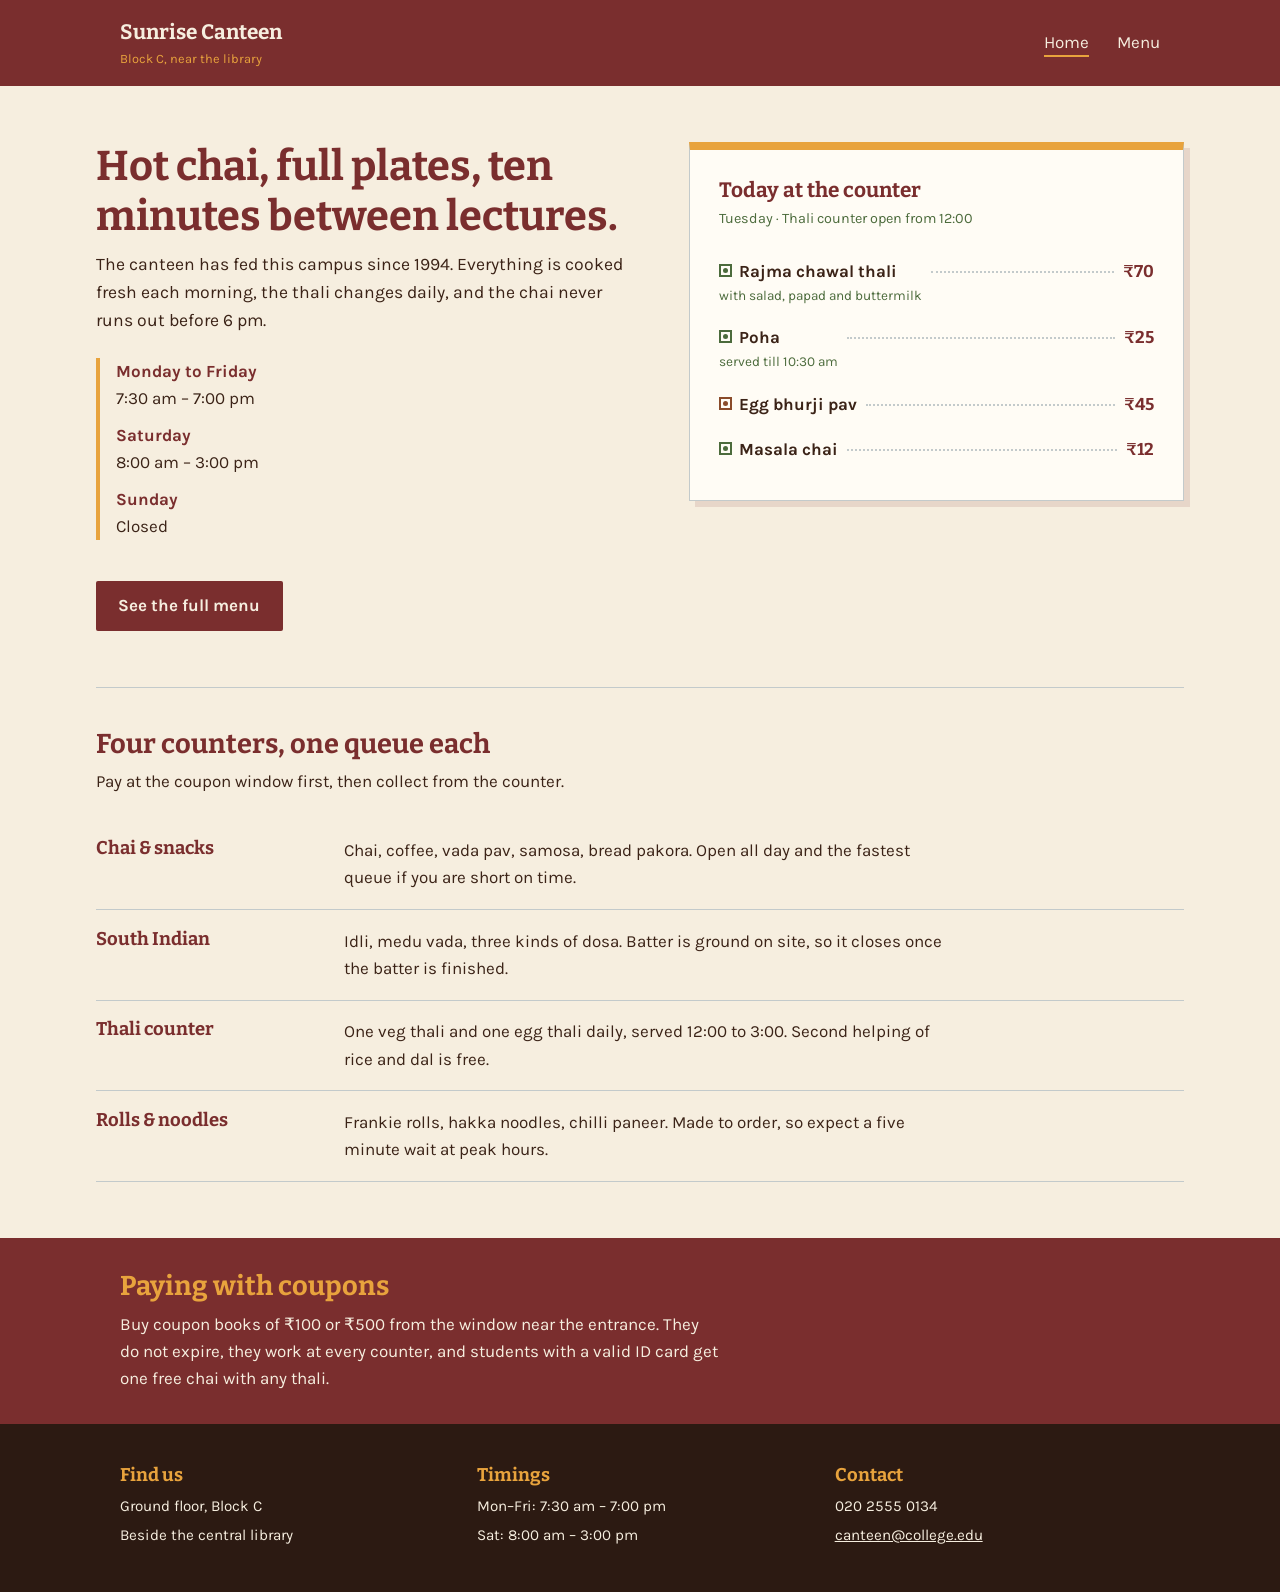
<file: index.html>
<!DOCTYPE html>
<html lang="en">
<head>
  <meta charset="UTF-8">
  <meta name="viewport" content="width=device-width, initial-scale=1.0">
  <title>Sunrise Canteen — Hostel Road Campus</title>

  <!-- Google Fonts: Bitter for headings, Karla for body text -->
  <link rel="preconnect" href="https://fonts.googleapis.com">
  <link rel="preconnect" href="https://fonts.gstatic.com" crossorigin>
  <link href="https://fonts.googleapis.com/css2?family=Bitter:wght@400;700&family=Karla:wght@400;700&display=swap" rel="stylesheet">

  <link rel="stylesheet" href="canteen_cssfile.css">
</head>
<body>

  <!-- ===== Header ===== -->
  <header class="site-header">
    <div class="wrap">
      <a class="logo" href="index.html">
        Sunrise Canteen
        <span>Block C, near the library</span>
      </a>
      <nav class="nav">
        <a href="index.html" class="current">Home</a>
        <a href="Sunrise_Canteen.html">Menu</a>
      </nav>
    </div>
  </header>

  <main>
    <!-- ===== Hero: intro on the left, today's board on the right ===== -->
    <section class="wrap hero">
      <div class="hero-text">
        <h1>Hot chai, full plates, ten minutes between lectures.</h1>
        <p class="lead">
          The canteen has fed this campus since 1994. Everything is cooked
          fresh each morning, the thali changes daily, and the chai never
          runs out before 6 pm.
        </p>

        <dl class="hours">
          <dt>Monday to Friday</dt>
          <dd>7:30 am – 7:00 pm</dd>
          <dt>Saturday</dt>
          <dd>8:00 am – 3:00 pm</dd>
          <dt>Sunday</dt>
          <dd>Closed</dd>
        </dl>

        <a class="btn" href="Sunrise_Canteen.html">See the full menu</a>
      </div>

      <!-- The board a canteen actually props up near the counter -->
      <div class="board">
        <h2>Today at the counter</h2>
        <p class="date">Tuesday · Thali counter open from 12:00</p>

        <div class="row">
          <span class="name"><span class="mark"></span>Rajma chawal thali
            <span class="note">with salad, papad and buttermilk</span></span>
          <span class="dots"></span>
          <span class="price">₹70</span>
        </div>
        <div class="row">
          <span class="name"><span class="mark"></span>Poha
            <span class="note">served till 10:30 am</span></span>
          <span class="dots"></span>
          <span class="price">₹25</span>
        </div>
        <div class="row">
          <span class="name"><span class="mark nonveg"></span>Egg bhurji pav</span>
          <span class="dots"></span>
          <span class="price">₹45</span>
        </div>
        <div class="row">
          <span class="name"><span class="mark"></span>Masala chai</span>
          <span class="dots"></span>
          <span class="price">₹12</span>
        </div>
      </div>
    </section>

    <!-- ===== Counters ===== -->
    <section class="wrap counters">
      <h2>Four counters, one queue each</h2>
      <p>Pay at the coupon window first, then collect from the counter.</p>

      <ul class="counter-list">
        <li>
          <h3>Chai &amp; snacks</h3>
          <p>Chai, coffee, vada pav, samosa, bread pakora. Open all day and
             the fastest queue if you are short on time.</p>
        </li>
        <li>
          <h3>South Indian</h3>
          <p>Idli, medu vada, three kinds of dosa. Batter is ground on site,
             so it closes once the batter is finished.</p>
        </li>
        <li>
          <h3>Thali counter</h3>
          <p>One veg thali and one egg thali daily, served 12:00 to 3:00.
             Second helping of rice and dal is free.</p>
        </li>
        <li>
          <h3>Rolls &amp; noodles</h3>
          <p>Frankie rolls, hakka noodles, chilli paneer. Made to order,
             so expect a five minute wait at peak hours.</p>
        </li>
      </ul>
    </section>

    <!-- ===== Info strip ===== -->
    <section class="strip">
      <div class="wrap">
        <h2>Paying with coupons</h2>
        <p>
          Buy coupon books of ₹100 or ₹500 from the window near the entrance.
          They do not expire, they work at every counter, and students with a
          valid ID card get one free chai with any thali.
        </p>
      </div>
    </section>
  </main>

  <!-- ===== Footer ===== -->
  <footer class="site-footer">
    <div class="wrap footer-cols">
      <div>
        <h3>Find us</h3>
        <p>Ground floor, Block C</p>
        <p>Beside the central library</p>
      </div>
      <div>
        <h3>Timings</h3>
        <p>Mon–Fri: 7:30 am – 7:00 pm</p>
        <p>Sat: 8:00 am – 3:00 pm</p>
      </div>
      <div>
        <h3>Contact</h3>
        <p>020 2555 0134</p>
        <p><a href="mailto:canteen@college.edu">canteen@college.edu</a></p>
      </div>
    </div>
  </footer>

</body>
</html>
</file>
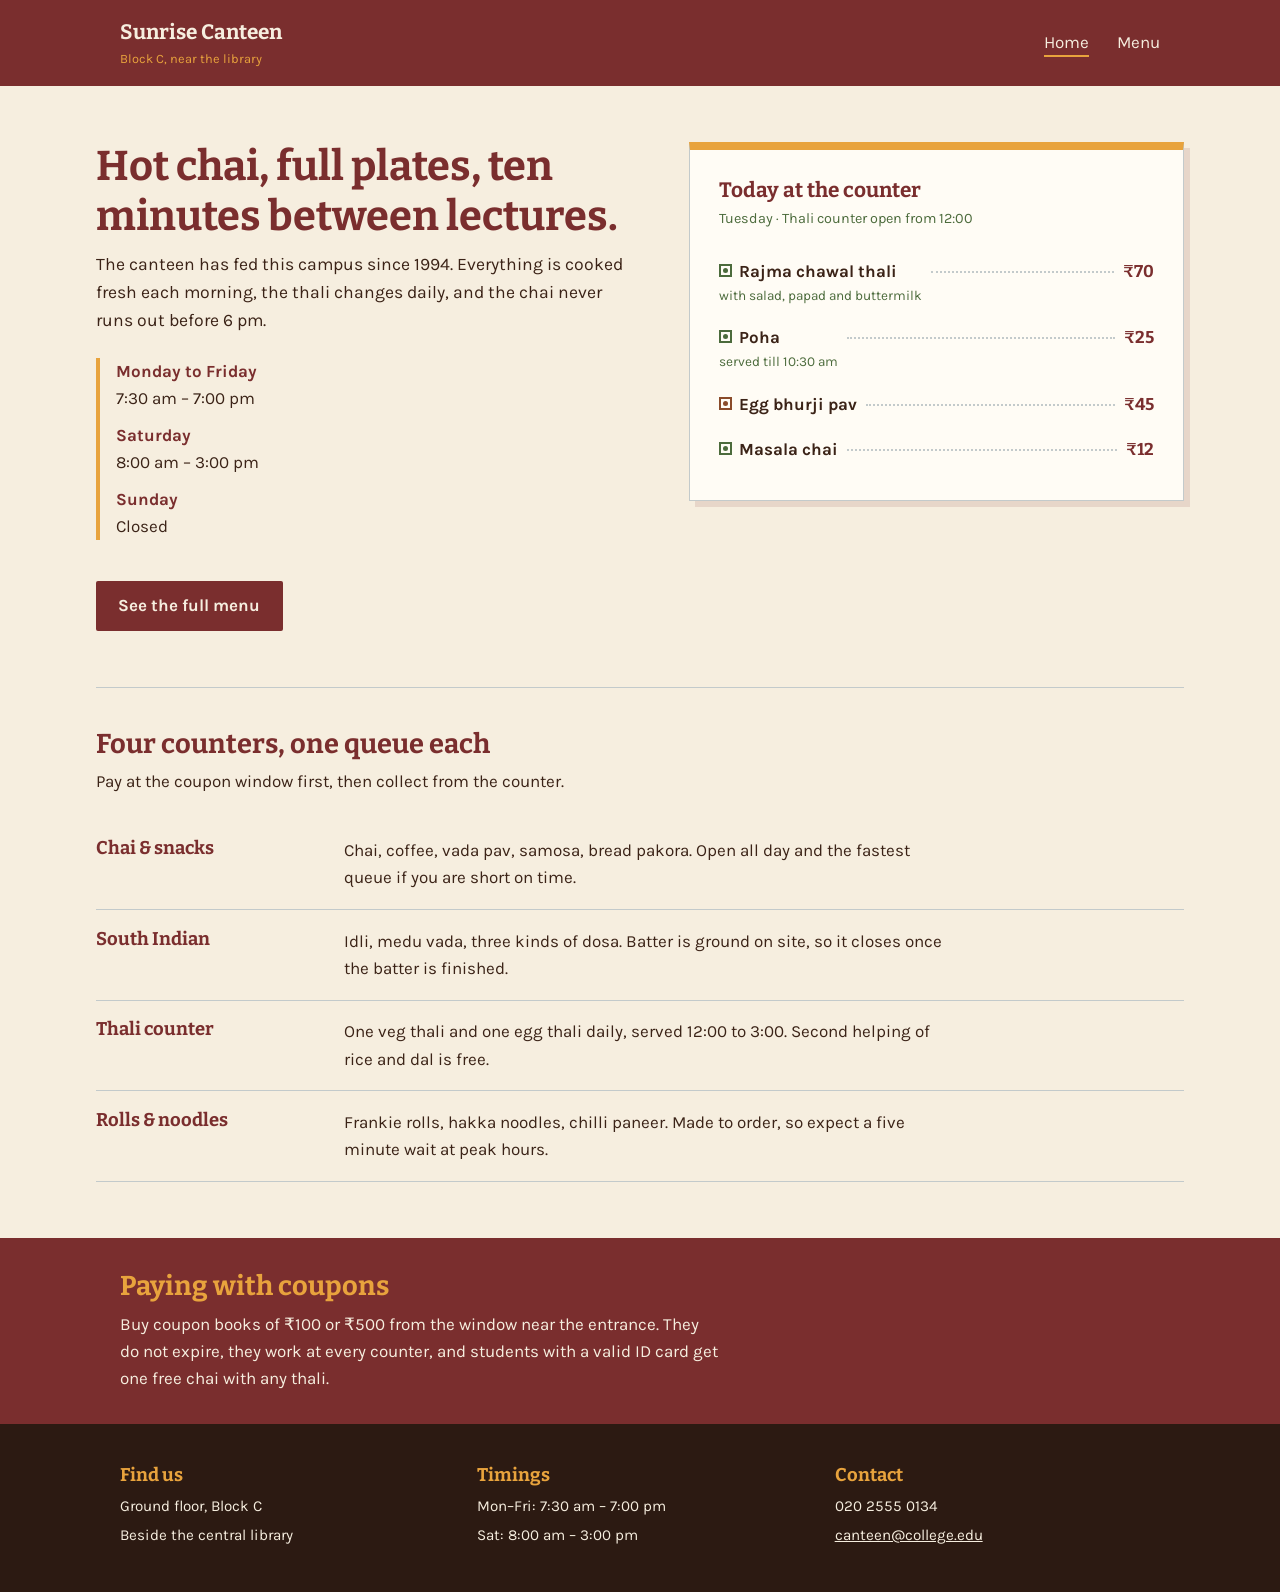
<file: Canteen_HTMLcode.html>
<!DOCTYPE html>
<html lang="en">
<head>
  <meta charset="UTF-8">
  <meta name="viewport" content="width=device-width, initial-scale=1.0">
  <title>Sunrise Canteen — Hostel Road Campus</title>

  <!-- Google Fonts: Bitter for headings, Karla for body text -->
  <link rel="preconnect" href="https://fonts.googleapis.com">
  <link rel="preconnect" href="https://fonts.gstatic.com" crossorigin>
  <link href="https://fonts.googleapis.com/css2?family=Bitter:wght@400;700&family=Karla:wght@400;700&display=swap" rel="stylesheet">

  <link rel="stylesheet" href="canteen_cssfile.css">
</head>
<body>

  <!-- ===== Header ===== -->
  <header class="site-header">
    <div class="wrap">
      <a class="logo" href="Canteen_HTMLcode.html">
        Sunrise Canteen
        <span>Block C, near the library</span>
      </a>
      <nav class="nav">
        <a href="Canteen_HTMLcode.html" class="current">Home</a>
        <a href="Sunrise_Canteen.html">Menu</a>
      </nav>
    </div>
  </header>

  <main>
    <!-- ===== Hero: intro on the left, today's board on the right ===== -->
    <section class="wrap hero">
      <div class="hero-text">
        <h1>Hot chai, full plates, ten minutes between lectures.</h1>
        <p class="lead">
          The canteen has fed this campus since 1994. Everything is cooked
          fresh each morning, the thali changes daily, and the chai never
          runs out before 6 pm.
        </p>

        <dl class="hours">
          <dt>Monday to Friday</dt>
          <dd>7:30 am – 7:00 pm</dd>
          <dt>Saturday</dt>
          <dd>8:00 am – 3:00 pm</dd>
          <dt>Sunday</dt>
          <dd>Closed</dd>
        </dl>

        <a class="btn" href="Sunrise_Canteen.html">See the full menu</a>
      </div>

      <!-- The board a canteen actually props up near the counter -->
      <div class="board">
        <h2>Today at the counter</h2>
        <p class="date">Tuesday · Thali counter open from 12:00</p>

        <div class="row">
          <span class="name"><span class="mark"></span>Rajma chawal thali
            <span class="note">with salad, papad and buttermilk</span></span>
          <span class="dots"></span>
          <span class="price">₹70</span>
        </div>
        <div class="row">
          <span class="name"><span class="mark"></span>Poha
            <span class="note">served till 10:30 am</span></span>
          <span class="dots"></span>
          <span class="price">₹25</span>
        </div>
        <div class="row">
          <span class="name"><span class="mark nonveg"></span>Egg bhurji pav</span>
          <span class="dots"></span>
          <span class="price">₹45</span>
        </div>
        <div class="row">
          <span class="name"><span class="mark"></span>Masala chai</span>
          <span class="dots"></span>
          <span class="price">₹12</span>
        </div>
      </div>
    </section>

    <!-- ===== Counters ===== -->
    <section class="wrap counters">
      <h2>Four counters, one queue each</h2>
      <p>Pay at the coupon window first, then collect from the counter.</p>

      <ul class="counter-list">
        <li>
          <h3>Chai &amp; snacks</h3>
          <p>Chai, coffee, vada pav, samosa, bread pakora. Open all day and
             the fastest queue if you are short on time.</p>
        </li>
        <li>
          <h3>South Indian</h3>
          <p>Idli, medu vada, three kinds of dosa. Batter is ground on site,
             so it closes once the batter is finished.</p>
        </li>
        <li>
          <h3>Thali counter</h3>
          <p>One veg thali and one egg thali daily, served 12:00 to 3:00.
             Second helping of rice and dal is free.</p>
        </li>
        <li>
          <h3>Rolls &amp; noodles</h3>
          <p>Frankie rolls, hakka noodles, chilli paneer. Made to order,
             so expect a five minute wait at peak hours.</p>
        </li>
      </ul>
    </section>

    <!-- ===== Info strip ===== -->
    <section class="strip">
      <div class="wrap">
        <h2>Paying with coupons</h2>
        <p>
          Buy coupon books of ₹100 or ₹500 from the window near the entrance.
          They do not expire, they work at every counter, and students with a
          valid ID card get one free chai with any thali.
        </p>
      </div>
    </section>
  </main>

  <!-- ===== Footer ===== -->
  <footer class="site-footer">
    <div class="wrap footer-cols">
      <div>
        <h3>Find us</h3>
        <p>Ground floor, Block C</p>
        <p>Beside the central library</p>
      </div>
      <div>
        <h3>Timings</h3>
        <p>Mon–Fri: 7:30 am – 7:00 pm</p>
        <p>Sat: 8:00 am – 3:00 pm</p>
      </div>
      <div>
        <h3>Contact</h3>
        <p>020 2555 0134</p>
        <p><a href="mailto:canteen@college.edu">canteen@college.edu</a></p>
      </div>
    </div>
  </footer>

</body>
</html>
</file>
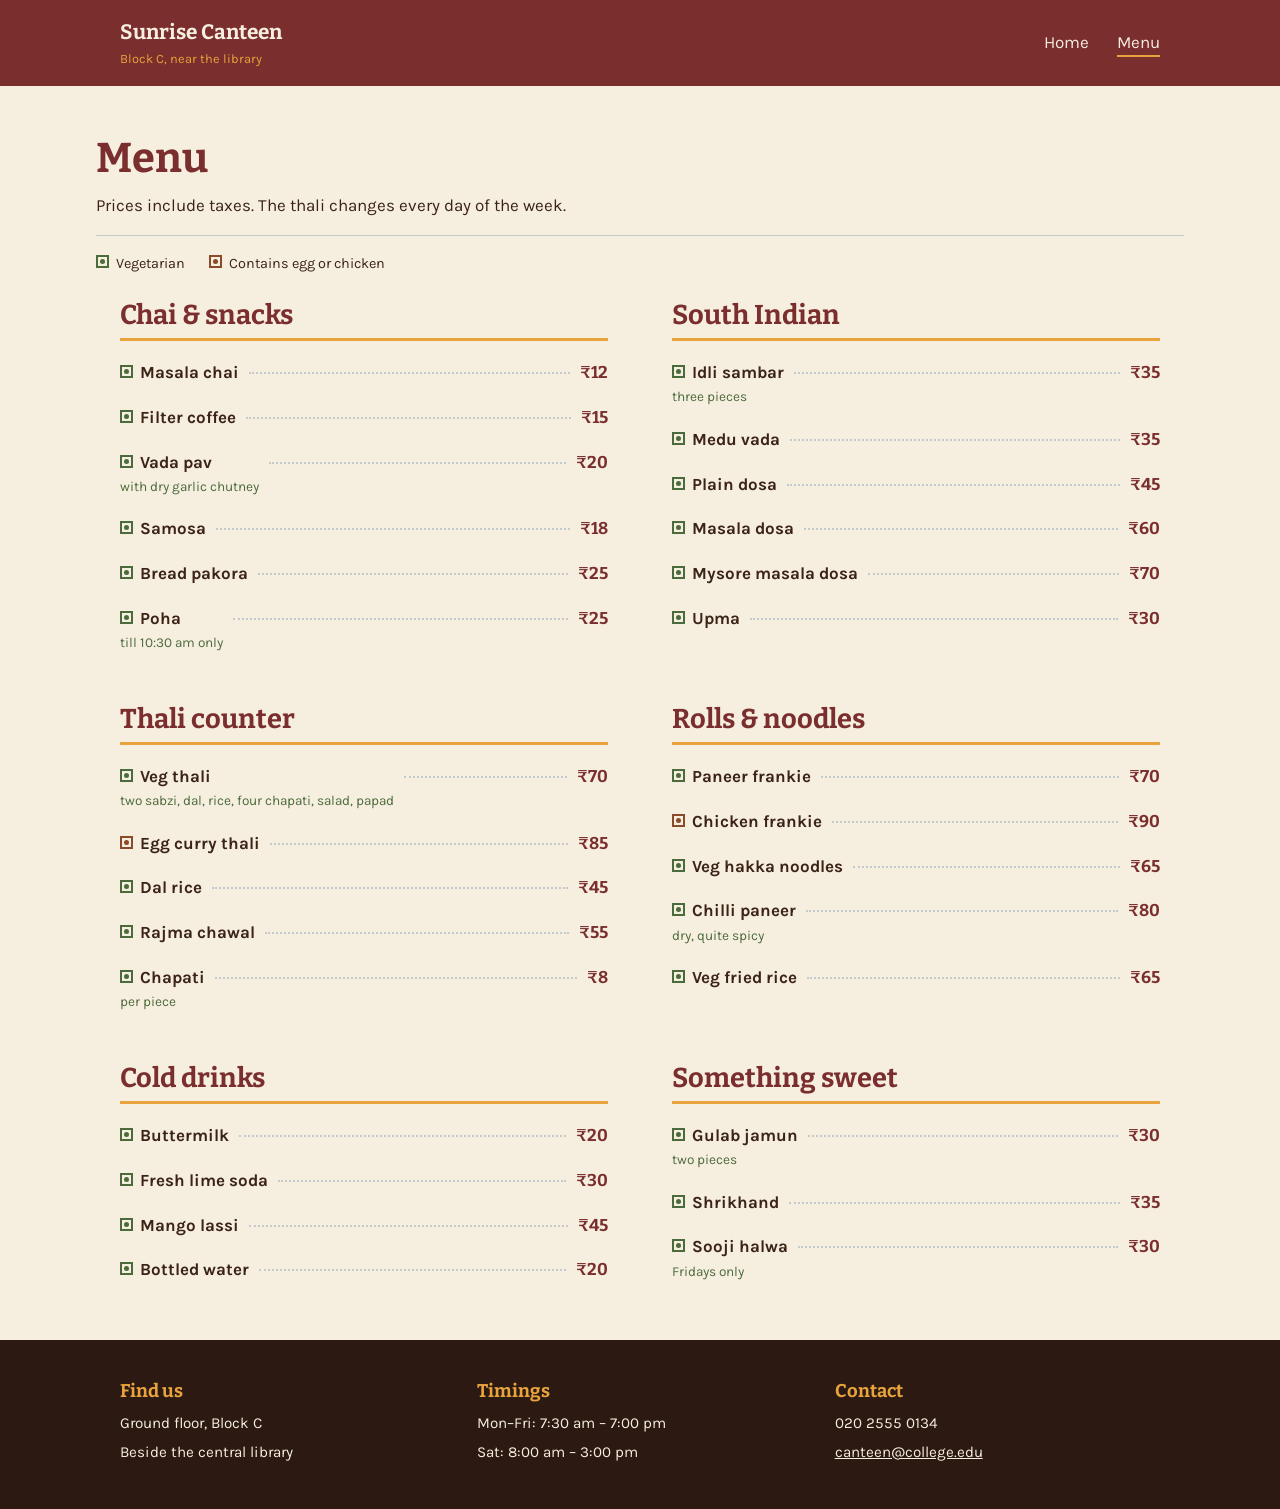
<file: Sunrise_Canteen.html>
<!DOCTYPE html>
<html lang="en">
<head>
  <meta charset="UTF-8">
  <meta name="viewport" content="width=device-width, initial-scale=1.0">
  <title>Menu — Sunrise_Canteen</title>

  <link rel="preconnect" href="https://fonts.googleapis.com">
  <link rel="preconnect" href="https://fonts.gstatic.com" crossorigin>
  <link href="https://fonts.googleapis.com/css2?family=Bitter:wght@400;700&family=Karla:wght@400;700&display=swap" rel="stylesheet">

  <link rel="stylesheet" href="canteen_cssfile.css">
</head>
<body>

  <!-- ===== Header ===== -->
  <header class="site-header">
    <div class="wrap">
      <a class="logo" href="index.html">
        Sunrise Canteen
        <span>Block C, near the library</span>
      </a>
      <nav class="nav">
        <a href="index.html">Home</a>
        <a href="Sunrise_Canteen.html" class="current">Menu</a>
      </nav>
    </div>
  </header>

  <main>
    <section class="wrap menu-head">
      <h1>Menu</h1>
      <p>Prices include taxes. The thali changes every day of the week.</p>
      <div class="key">
        <span><span class="mark"></span>Vegetarian</span>
        <span><span class="mark nonveg"></span>Contains egg or chicken</span>
      </div>
    </section>

    <!-- ===== Menu sections, two columns on desktop ===== -->
    <section class="wrap menu-grid">

      <div>
        <h2 class="section-title">Chai &amp; snacks</h2>
        <div class="row">
          <span class="name"><span class="mark"></span>Masala chai</span>
          <span class="dots"></span><span class="price">₹12</span>
        </div>
        <div class="row">
          <span class="name"><span class="mark"></span>Filter coffee</span>
          <span class="dots"></span><span class="price">₹15</span>
        </div>
        <div class="row">
          <span class="name"><span class="mark"></span>Vada pav
            <span class="note">with dry garlic chutney</span></span>
          <span class="dots"></span><span class="price">₹20</span>
        </div>
        <div class="row">
          <span class="name"><span class="mark"></span>Samosa</span>
          <span class="dots"></span><span class="price">₹18</span>
        </div>
        <div class="row">
          <span class="name"><span class="mark"></span>Bread pakora</span>
          <span class="dots"></span><span class="price">₹25</span>
        </div>
        <div class="row">
          <span class="name"><span class="mark"></span>Poha
            <span class="note">till 10:30 am only</span></span>
          <span class="dots"></span><span class="price">₹25</span>
        </div>
      </div>

      <div>
        <h2 class="section-title">South Indian</h2>
        <div class="row">
          <span class="name"><span class="mark"></span>Idli sambar
            <span class="note">three pieces</span></span>
          <span class="dots"></span><span class="price">₹35</span>
        </div>
        <div class="row">
          <span class="name"><span class="mark"></span>Medu vada</span>
          <span class="dots"></span><span class="price">₹35</span>
        </div>
        <div class="row">
          <span class="name"><span class="mark"></span>Plain dosa</span>
          <span class="dots"></span><span class="price">₹45</span>
        </div>
        <div class="row">
          <span class="name"><span class="mark"></span>Masala dosa</span>
          <span class="dots"></span><span class="price">₹60</span>
        </div>
        <div class="row">
          <span class="name"><span class="mark"></span>Mysore masala dosa</span>
          <span class="dots"></span><span class="price">₹70</span>
        </div>
        <div class="row">
          <span class="name"><span class="mark"></span>Upma</span>
          <span class="dots"></span><span class="price">₹30</span>
        </div>
      </div>

      <div>
        <h2 class="section-title">Thali counter</h2>
        <div class="row">
          <span class="name"><span class="mark"></span>Veg thali
            <span class="note">two sabzi, dal, rice, four chapati, salad, papad</span></span>
          <span class="dots"></span><span class="price">₹70</span>
        </div>
        <div class="row">
          <span class="name"><span class="mark nonveg"></span>Egg curry thali</span>
          <span class="dots"></span><span class="price">₹85</span>
        </div>
        <div class="row">
          <span class="name"><span class="mark"></span>Dal rice</span>
          <span class="dots"></span><span class="price">₹45</span>
        </div>
        <div class="row">
          <span class="name"><span class="mark"></span>Rajma chawal</span>
          <span class="dots"></span><span class="price">₹55</span>
        </div>
        <div class="row">
          <span class="name"><span class="mark"></span>Chapati
            <span class="note">per piece</span></span>
          <span class="dots"></span><span class="price">₹8</span>
        </div>
      </div>

      <div>
        <h2 class="section-title">Rolls &amp; noodles</h2>
        <div class="row">
          <span class="name"><span class="mark"></span>Paneer frankie</span>
          <span class="dots"></span><span class="price">₹70</span>
        </div>
        <div class="row">
          <span class="name"><span class="mark nonveg"></span>Chicken frankie</span>
          <span class="dots"></span><span class="price">₹90</span>
        </div>
        <div class="row">
          <span class="name"><span class="mark"></span>Veg hakka noodles</span>
          <span class="dots"></span><span class="price">₹65</span>
        </div>
        <div class="row">
          <span class="name"><span class="mark"></span>Chilli paneer
            <span class="note">dry, quite spicy</span></span>
          <span class="dots"></span><span class="price">₹80</span>
        </div>
        <div class="row">
          <span class="name"><span class="mark"></span>Veg fried rice</span>
          <span class="dots"></span><span class="price">₹65</span>
        </div>
      </div>

      <div>
        <h2 class="section-title">Cold drinks</h2>
        <div class="row">
          <span class="name"><span class="mark"></span>Buttermilk</span>
          <span class="dots"></span><span class="price">₹20</span>
        </div>
        <div class="row">
          <span class="name"><span class="mark"></span>Fresh lime soda</span>
          <span class="dots"></span><span class="price">₹30</span>
        </div>
        <div class="row">
          <span class="name"><span class="mark"></span>Mango lassi</span>
          <span class="dots"></span><span class="price">₹45</span>
        </div>
        <div class="row">
          <span class="name"><span class="mark"></span>Bottled water</span>
          <span class="dots"></span><span class="price">₹20</span>
        </div>
      </div>

      <div>
        <h2 class="section-title">Something sweet</h2>
        <div class="row">
          <span class="name"><span class="mark"></span>Gulab jamun
            <span class="note">two pieces</span></span>
          <span class="dots"></span><span class="price">₹30</span>
        </div>
        <div class="row">
          <span class="name"><span class="mark"></span>Shrikhand</span>
          <span class="dots"></span><span class="price">₹35</span>
        </div>
        <div class="row">
          <span class="name"><span class="mark"></span>Sooji halwa
            <span class="note">Fridays only</span></span>
          <span class="dots"></span><span class="price">₹30</span>
        </div>
      </div>

    </section>
  </main>

  <!-- ===== Footer ===== -->
  <footer class="site-footer">
    <div class="wrap footer-cols">
      <div>
        <h3>Find us</h3>
        <p>Ground floor, Block C</p>
        <p>Beside the central library</p>
      </div>
      <div>
        <h3>Timings</h3>
        <p>Mon–Fri: 7:30 am – 7:00 pm</p>
        <p>Sat: 8:00 am – 3:00 pm</p>
      </div>
      <div>
        <h3>Contact</h3>
        <p>020 2555 0134</p>
        <p><a href="mailto:canteen@college.edu">canteen@college.edu</a></p>
      </div>
    </div>
  </footer>

</body>
</html>
</file>
<file: canteen_cssfile.css>
/* ============================================
   Canteen website - shared stylesheet
   Used by index.html and menu.html
   ============================================ */

/* ---- 1. Colour and spacing variables ---- */
:root {
  --paper:    #F6EEDF;   /* page background - warm oat */
  --surface:  #FFFCF5;   /* cards and panels */
  --ink:      #3B2317;   /* body text - cocoa */
  --maroon:   #7A2E2E;   /* headings, header bar */
  --marigold: #E8A33D;   /* prices, highlights */
  --leaf:     #4C6B3C;   /* veg marker, small accents */
  --steel:    #C3CACB;   /* hairlines */

  --wrap: 68rem;         /* max page width */
}

/* ---- 2. Base ---- */
* { box-sizing: border-box; }

body {
  margin: 0;
  background: var(--paper);
  color: var(--ink);
  font-family: "Karla", "Segoe UI", Arial, sans-serif;
  font-size: 17px;
  line-height: 1.6;
}

h1, h2, h3 {
  font-family: "Bitter", Georgia, serif;
  color: var(--maroon);
  line-height: 1.2;
  margin: 0 0 0.5rem;
}

h1 { font-size: 2.6rem; }
h2 { font-size: 1.7rem; }
h3 { font-size: 1.15rem; }

p { margin: 0 0 1rem; max-width: 60ch; }

a { color: var(--maroon); }

/* Keyboard users must be able to see where they are */
a:focus-visible {
  outline: 3px solid var(--marigold);
  outline-offset: 3px;
}

.wrap {
  max-width: var(--wrap);
  margin: 0 auto;
  padding: 0 1.5rem;
}

/* ---- 3. Header and navigation ---- */
.site-header {
  background: var(--maroon);
  color: var(--paper);
  padding: 1rem 0;
}

.site-header .wrap {
  display: flex;
  flex-wrap: wrap;
  gap: 1rem;
  align-items: center;
  justify-content: space-between;
}

.logo {
  font-family: "Bitter", Georgia, serif;
  font-size: 1.3rem;
  font-weight: 700;
  color: var(--paper);
  text-decoration: none;
}

.logo span {
  display: block;
  font-family: "Karla", sans-serif;
  font-size: 0.8rem;
  font-weight: 400;
  color: var(--marigold);
}

.nav a {
  color: var(--paper);
  text-decoration: none;
  margin-left: 1.5rem;
  padding-bottom: 3px;
  border-bottom: 2px solid transparent;
}

.nav a:hover,
.nav a.current {
  border-bottom-color: var(--marigold);
}

/* ---- 4. Hero (home page) ---- */
.hero {
  display: grid;
  grid-template-columns: 1.1fr 1fr;
  gap: 3rem;
  align-items: start;
  padding: 3.5rem 0;
}

.hero-text .lead {
  font-size: 1.1rem;
}

.hours {
  border-left: 4px solid var(--marigold);
  padding-left: 1rem;
  margin-top: 1.5rem;
}

.hours dt {
  font-weight: 700;
  color: var(--maroon);
}

.hours dd {
  margin: 0 0 0.6rem;
}

.btn {
  display: inline-block;
  margin-top: 1.5rem;
  background: var(--maroon);
  color: var(--paper);
  text-decoration: none;
  padding: 0.7rem 1.4rem;
  border-radius: 2px;
  font-weight: 700;
}

.btn:hover { background: #5E2222; }

/* The "today's board" panel - the main visual moment of the page */
.board {
  background: var(--surface);
  border: 1px solid var(--steel);
  border-top: 8px solid var(--marigold);
  padding: 1.8rem;
  box-shadow: 6px 6px 0 rgba(122, 46, 46, 0.12);
}

.board h2 {
  font-size: 1.3rem;
  margin-bottom: 0.2rem;
}

.board .date {
  font-size: 0.9rem;
  color: var(--leaf);
  margin-bottom: 1.2rem;
}

/* ---- 5. Menu rows with dotted leader lines ---- */
.row {
  display: flex;
  align-items: baseline;
  gap: 0.6rem;
  padding: 0.55rem 0;
}

.row .name { font-weight: 700; }

.row .dots {
  flex: 1;
  border-bottom: 2px dotted var(--steel);
  /* nudge the dots down to sit on the text baseline */
  transform: translateY(-4px);
}

.row .price {
  font-family: "Bitter", Georgia, serif;
  font-weight: 700;
  color: var(--maroon);
}

.row .note {
  display: block;
  font-size: 0.85rem;
  font-weight: 400;
  color: var(--leaf);
}

/* Veg / non-veg markers, like the ones printed on real menus */
.mark {
  display: inline-block;
  width: 13px;
  height: 13px;
  border: 2px solid var(--leaf);
  position: relative;
  margin-right: 0.45rem;
}

.mark::after {
  content: "";
  position: absolute;
  inset: 2px;
  border-radius: 50%;
  background: var(--leaf);
}

.mark.nonveg { border-color: #8A4B2A; }
.mark.nonveg::after { background: #8A4B2A; }

/* ---- 6. Counters section (home page) ---- */
.counters {
  padding: 2.5rem 0 3.5rem;
  border-top: 1px solid var(--steel);
}

.counter-list {
  list-style: none;
  padding: 0;
  margin: 1.5rem 0 0;
}

.counter-list li {
  display: grid;
  grid-template-columns: 14rem 1fr;
  gap: 1.5rem;
  padding: 1.1rem 0;
  border-bottom: 1px solid var(--steel);
}

.counter-list li p { margin: 0; }

/* ---- 7. Info strip ---- */
.strip {
  background: var(--maroon);
  color: var(--paper);
  padding: 2rem 0;
}

.strip h2 { color: var(--marigold); }
.strip p  { margin-bottom: 0; }

/* ---- 8. Menu page ---- */
.menu-head {
  padding: 3rem 0 1.5rem;
}

.menu-grid {
  display: grid;
  grid-template-columns: 1fr 1fr;
  gap: 2.5rem 4rem;
  padding-bottom: 3rem;
}

.section-title {
  border-bottom: 3px solid var(--marigold);
  padding-bottom: 0.4rem;
  margin-bottom: 0.6rem;
}

.key {
  display: flex;
  flex-wrap: wrap;
  gap: 1.5rem;
  font-size: 0.9rem;
  padding: 1rem 0 0;
  border-top: 1px solid var(--steel);
}

/* ---- 9. Footer ---- */
.site-footer {
  background: #2C1A12;
  color: var(--paper);
  padding: 2.5rem 0;
  font-size: 0.95rem;
}

.site-footer h3 { color: var(--marigold); }

.footer-cols {
  display: grid;
  grid-template-columns: repeat(3, 1fr);
  gap: 2rem;
}

.site-footer p { margin-bottom: 0.3rem; }
.site-footer a { color: var(--paper); }

/* ---- 10. Small screens ---- */
@media (max-width: 720px) {
  h1 { font-size: 2rem; }

  .hero,
  .menu-grid,
  .footer-cols {
    grid-template-columns: 1fr;
    gap: 2rem;
  }

  .hero { padding: 2rem 0; }

  .counter-list li {
    grid-template-columns: 1fr;
    gap: 0.3rem;
  }

  .nav a { margin: 0 1.2rem 0 0; }
}
</file>
